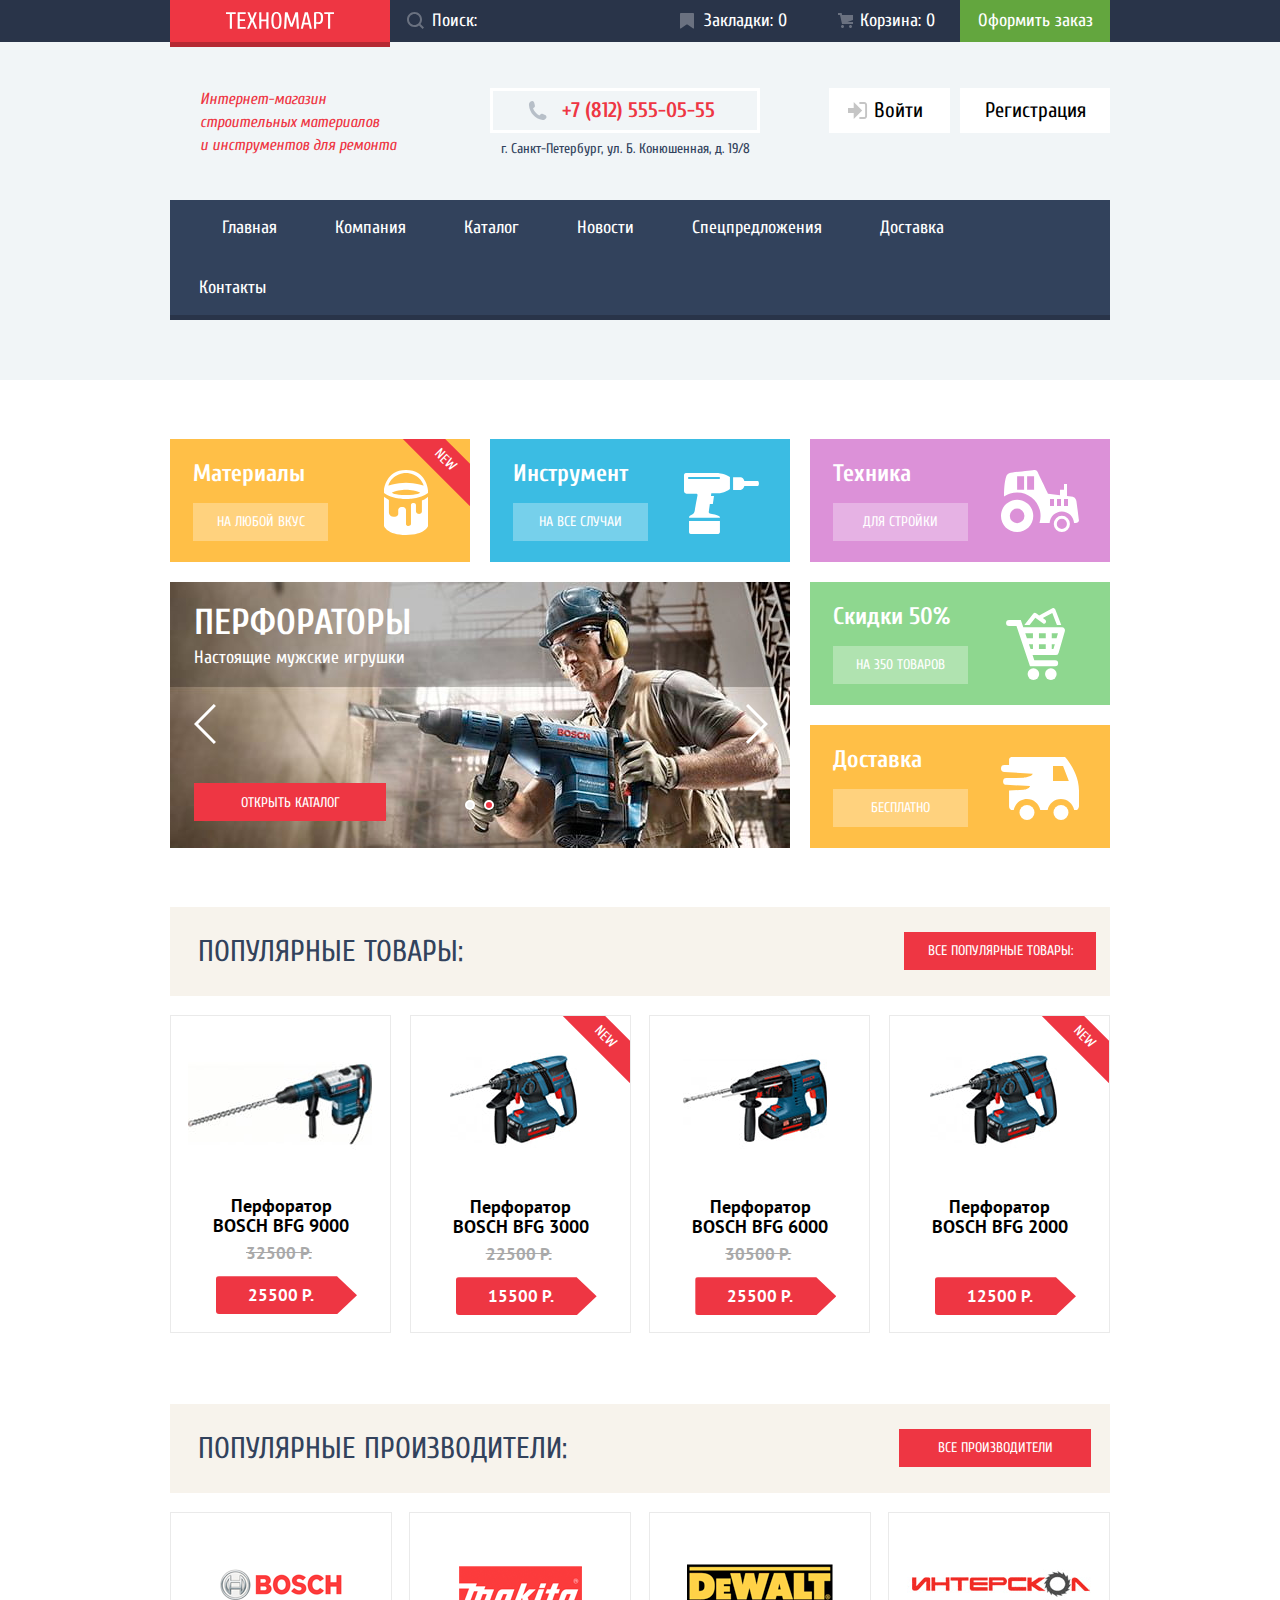
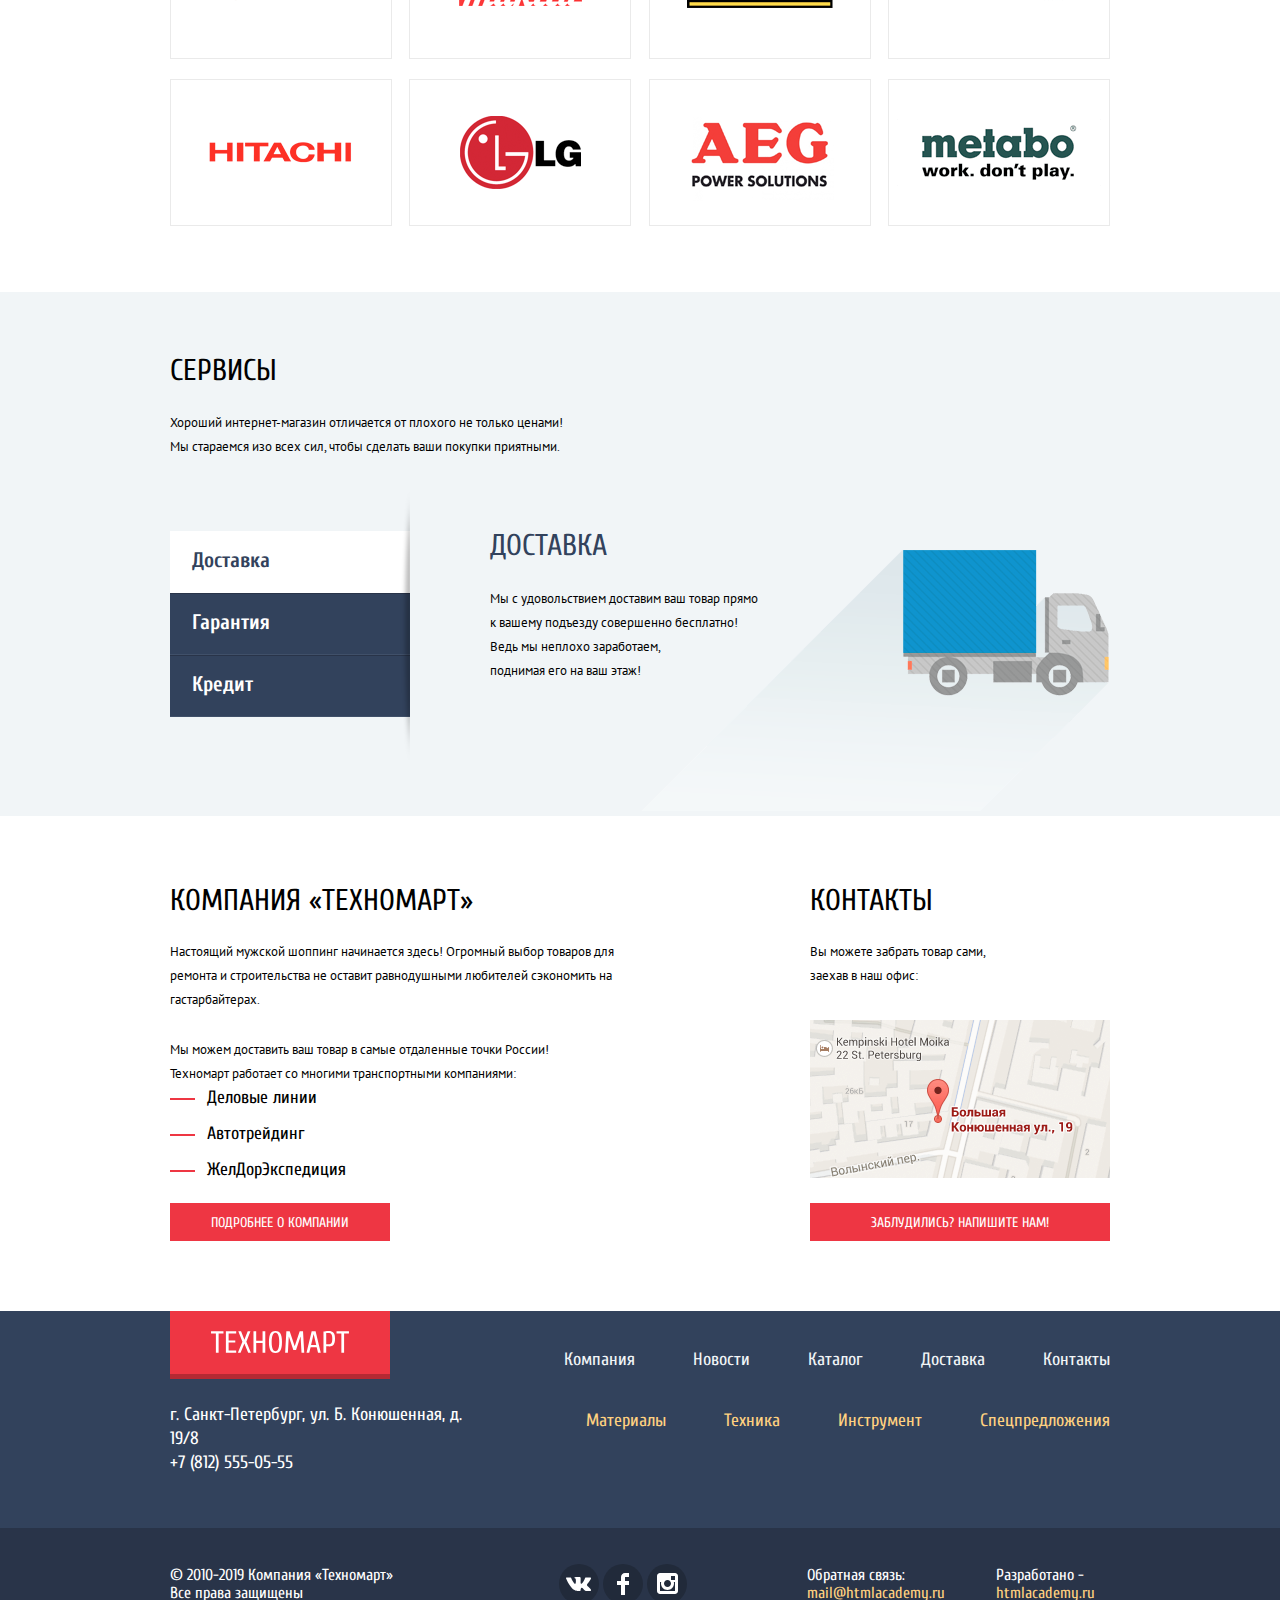
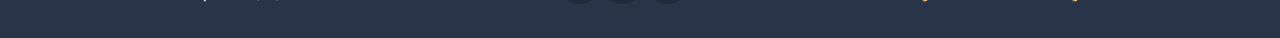
<file: index.html>
<!DOCTYPE html>
<html class="page" lang="ru">

<head>
  <meta charset="utf-8">
  <title>HTML Academy: Техномарт</title>
  <link
    href="https://fonts.googleapis.com/css2?family=Cuprum:ital,wght@0,400;0,700;1,400&family=PT+Sans:wght@400;700&display=swap"
    rel="stylesheet">
  <link href="css/normalize.min.css" rel="stylesheet">
  <link href="css/style.min.css" rel="stylesheet">
</head>

<body class="page-body">
  <header class="header">
    <div class="header-menu">
      <div class="container">
        <a href="#" class="header-logo">
          <img src="img/logo-technomart.svg" alt="Логотип" width="108" height="18">
        </a>
        <form class="header-search-form">
          <label>
            <input type="search" name="search" placeholder="Поиск:" class="header-search">
            <svg xmlns="http://www.w3.org/2000/svg" width="17" height="17" viewBox="0 0 17 17" fill="none">
              <path fill-rule="evenodd" clip-rule="evenodd"
                d="M13.458 12.044L17 15.586L15.586 17L12.044 
              13.458C10.782 14.421 9.21 15 7.5 15C3.35786 15 0 11.6421 0 7.5C0 3.35786 3.35786 0 7.5 
              0C11.6421 0 15 3.35786 15 7.5C15.0001 9.14309 14.4581 10.7403 13.458 12.044ZM7.5 2C4.467 
              2 2 4.467 2 7.5C2.00331 10.5362 4.4638 12.9967 7.5 13C10.532 13 13 10.532 13 7.5C13 4.467 10.532 2 7.5 2Z" fill="white" />
            </svg>
          </label>
        </form>
        <a href="blank.html" class="header-bookmarks">Закладки: 0</a>
        <a href="blank.html" class="header-cart">Корзина: 0</a>
        <a href="blank.html" class="header-order">Оформить заказ</a>
      </div>
    </div>
    <div class="container">
      <div class="header-middle">
        <p class="header-description">
          Интернет-магазин строительных материалов<br> и инструментов для ремонта 
        </p>
        <div class="header-contact">
          <a href="tel:+7812550555" class="header-phone">+7 (812) 555-05-55</a>
          <address class="header-address">г. Санкт-Петербург, ул. Б. Конюшенная, д. 19/8</address>
        </div>
        <div class="header-user">
          <a href="blank.html" class="log-in">
            <svg xmlns="http://www.w3.org/2000/svg" width="20" height="17" viewBox="0 0 20 17" fill="none">
              <path d="M14.1667 8.5L5.71429 0V6H0V11H5.71429V17L14.1667 8.5Z" fill="#C5C5C5" />
              <path d="M16.1771 15.01H11.3895V17H16.1771C18.2514 17 19.0381 15.19 19.0619 
              13.974V3.028C19.0381 1.811 18.2514 0 16.1771 0H11.3895V1.99H16.1771C16.9762 
              1.99 17.1219 2.671 17.1391 3.047V13.951C17.1229 14.327 16.9762 15.01 16.1771 15.01Z" fill="#C5C5C5" />
            </svg> Войти
          </a>
          <a href="blank.html" class="sign-in">Регистрация</a>
        </div>
      </div>
      <nav class="header-nav">
        <a class="header-nav-item" href="index.html">Главная</a>
        <a class="header-nav-item" href="blank.html">Компания</a>
        <a class="header-nav-item" href="catalog.html">Каталог</a>
        <a class="header-nav-item" href="blank.html">Новости</a>
        <a class="header-nav-item" href="blank.html">Спецпредложения</a>
        <a class="header-nav-item" href="blank.html">Доставка</a>
        <a class="header-nav-item" href="blank.html">Контакты</a>
      </nav>
    </div>
  </header>
  <main>
    <h1 class="visually-hidden">Интернет-магазин «Техномарт»</h1>
    <section class="categories container">
      <h2 class="visually-hidden">Категории товаров и услуг</h2>
      <ul class="categories-list">
        <li class="categories-item category-materials new">
          <h3 class="category-title">Материалы</h3>
          <a href="blank.html" class="category-button button">На любой вкус</a>
        </li>
        <li class="categories-item category-tool">
          <h3 class="category-title">Инструмент</h3>
          <a href="blank.html" class="category-button button">На все случаи</a>
        </li>
        <li class="categories-item category-equipment">
          <h3 class="category-title">Техника</h3>
          <a href="blank.html" class="category-button button">Для стройки</a>
        </li>
        <li class="slider">
          <ul class="slider-list">
            <li class="slider-item hammer-drill slide-current">
              <h3 class="slider-title">Перфораторы</h3>
              <p class="slider-description">Настоящие мужские игрушки</p>
              <img class="slider-img" src="img/hammer-drill.jpg" width="620" height="266" alt="Рабочий с перфоратором">
              <a href="catalog.html" class="slider-button button">Открыть каталог</a>
            </li>
            <li class="slider-item drill">
              <h3 class="slider-title">Дрели</h3>
              <p class="slider-description">Соседям на радость!</p>
              <img class="slider-img" src="img/drill.jpg" width="620" height="266" alt="Рабочий с дрелью">
              <a href="catalog.html" class="slider-button button">Открыть каталог</a>
            </li>
          </ul>
          <div class="slider-nav">
            <button class="slider-nav-dot" type="button" aria-label="Первый слайд"></button>
            <button class="slider-nav-dot current" type="button" aria-label="Второй слайд"></button>
          </div>
          <div class="slider-arrows">
            <button type="button" class="slider-arrow-previous" aria-label="Предыдущий слайд"></button>
            <button type="button" class="slider-arrow-next" aria-label="Сдедующий слайд"></button>
          </div>
        </li>
        <li class="categories-item category-discounts">
          <h3 class="category-title">Скидки 50%</h3>
          <a href="blank.html" class="category-button button">На 350 товаров</a>
        </li>
        <li class="categories-item category-delivery">
          <h3 class="category-title">Доставка</h3>
          <a href="blank.html" class="category-button button">Бесплатно</a>
        </li>
      </ul>
    </section>
    <section class="popular-products">
      <div class="container">
        <div class="popular-title">
          <h2>Популярные товары:</h2>
          <a href="catalog.html" class="popular-button button">Все популярные товары:</a>
        </div>
        <ul class="popular-products-list">
          <li class="product-item" tabindex="0">
            <img class="product-BFG-9000" src="img/bosch1.jpg" width="184" height="164" alt="Перфоратор BOSCH BFG 9000">
            <div class="product-buttons">
              <button type="button" class="product-buy-button button">Купить</button>
              <button type="button" class="product-to-bookmarks-button button">В закладки</button>
            </div>
            <h3>Перфоратор BOSCH BFG 9000</h3>
            <span class="old-price">32500 Р.</span>
            <div class="price">25500 Р.</div>
          </li>
          <li class="product-item new" tabindex="0">
            <img class="product-BFG-3000" src="img/bosch2.jpg" width="127" height="112" alt="Перфоратор BOSCH BFG 3000">
            <div class="product-buttons">
              <button type="button" class="product-buy-button button">Купить</button>
              <button type="button" class="product-to-bookmarks-button button">В закладки</button>
            </div>
            <h3>Перфоратор BOSCH BFG 3000</h3>
            <span class="old-price">22500 Р.</span>
            <div class="price">15500 Р.</div>
          </li>
          <li class="product-item" tabindex="0">
            <img class="product-BFG-6000" src="img/bosch3.jpg" width="144" height="128" alt="Перфоратор BOSCH BFG 6000">
            <div class="product-buttons">
              <button type="button" class="product-buy-button button">Купить</button>
              <button type="button" class="product-to-bookmarks-button button">В закладки</button>
            </div>
            <h3>Перфоратор BOSCH BFG 6000</h3>
            <span class="old-price">30500 Р.</span>
            <div class="price">25500 Р.</div>
          </li>
          <li class="product-item new" tabindex="0">
            <img class="product-BFG-2000" src="img/bosch2.jpg" width="127" height="112" alt="Перфоратор BOSCH BFG 2000">
            <div class="product-buttons">
              <button type="button" class="product-buy-button button">Купить</button>
              <button type="button" class="product-to-bookmarks-button button">В закладки</button>
            </div>
            <h3>Перфоратор BOSCH BFG 2000</h3>
            <span class="old-price"></span>
            <div class="price">12500 Р.</div>
          </li>
        </ul>
      </div>
    </section>
    <section class="popular-manufacturers">
      <div class="container">
        <div class="popular-title">
          <h2>Популярные производители:</h2>
          <a href="blank.html" class="popular-button button">Все производители</a>
        </div>
        <ul class="popular-manufacturers-list">
          <li class="popular-manufacturers-item">
            <a href="blank.html"><img src="img/bosch.png" width="126" height="37" alt="Bosch"></a>
          </li>
          <li class="popular-manufacturers-item">
            <a href="blank.html"><img src="img/makita.png" width="123" height="40" alt="Makita"></a>
          </li>
          <li class="popular-manufacturers-item">
            <a href="blank.html"><img src="img/dewalt.png" width="146" height="44" alt="Dewalt"></a>
          </li>
          <li class="popular-manufacturers-item">
            <a href="blank.html"><img src="img/interskol.png" width="200" height="88" alt="Интерскол"></a>
          </li>
          <li class="popular-manufacturers-item">
            <a href="blank.html"><img src="img/hitachi.png" width="169" height="31" alt="Hitachi"></a>
          </li>
          <li class="popular-manufacturers-item">
            <a href="blank.html"><img src="img/lg.png" width="121" height="73" alt="Lg"></a>
          </li>
          <li class="popular-manufacturers-item">
            <a href="blank.html"><img src="img/aeg.png" width="151" height="96" alt="Aeg"></a>
          </li>
          <li class="popular-manufacturers-item">
            <a href="blank.html"><img src="img/metabo.png" width="204" height="69" alt="Metabo"></a>
          </li>
        </ul>
      </div>
    </section>
    <section class="services">
      <div class="container">
        <h2 class="services-title">Сервисы</h2>
        <p>
          Хороший интернет-магазин отличается от плохого не только ценами!<br> Мы стараемся изо всех сил, чтобы сделать
          ваши покупки приятными.
        </p>
        <ul class="services-button-list">
          <li>
            <button type="button" class="services-button button services-button-active">Доставка</button>
          </li>
          <li>
            <button type="button" class="services-button button">Гарантия</button>
          </li>
          <li>
            <button type="button" class="services-button button">Кредит</button>
          </li>
        </ul>
        <ul class="services-list">
          <li class="services-item delivery service-current">
            <h3>Доставка</h3>
            <p>
              Мы с удовольствием доставим ваш товар прямо к вашему подъезду совершенно бесплатно! Ведь мы
              неплохо заработаем,<br> поднимая его на ваш этаж!
            </p>
          </li>
          <li class="services-item guarantee">
            <h3>Гарантия</h3>
            <p>
              Если купленный у нас товар поломается или заискрит,<br> а также в случае пожара, спровоцированного его<br>
              возгоранием, вы всегда можете быть уверены в нашей<br> гарантии. Мы обменяем сгоревший товар на новый.<br>
              Дом уж восстановите как-нибудь
              сами.
            </p>
          </li>
          <li class="services-item credit">
            <h3>Кредит</h3>
            <p>
              Залезть в долговую яму стало проще!<br> Кредитные консультанты придут вам на помощь.
            </p>
            <a href="blank.html" class="credit-button button">Отправить заявку</a>
          </li>
        </ul>
      </div>
    </section>
    <div class="container">
      <div class="index-column">
        <section class="about">
          <h2 class="about-title">Компания «Техномарт»</h2>
          <p class="about-description">
            Настоящий мужской шоппинг начинается здесь! Огромный выбор товаров для ремонта и строительства не оставит
            равнодушными любителей сэкономить на гастарбайтерах.
          </p>
          <p>
            Мы можем доставить ваш товар в самые отдаленные точки России!<br> Техномарт работает со многими
            транспортными компаниями:
          </p>
          <ul class="about-list">
            <li class="about-item">Деловые линии</li>
            <li class="about-item">Автотрейдинг</li>
            <li class="about-item">ЖелДорЭкспедиция</li>
          </ul>
          <a href="blank.html" class="about-button button">Подробнее о компании</a>
        </section>
        <section class="contacts">
          <h2 class="contacts-title">Контакты</h2>
          <p>
            Вы можете забрать товар сами,<br> заехав в наш офис:
          </p>
          <a aria-label="Google карта"
            href="https://www.google.ru/maps/place/%D0%91%D0%BE%D0%BB%D1%8C%D1%88%D0%B0%D1%8F+%D0%9A%D0%BE%D0%BD%D1%8E%D1%88%D0%B5%D0%BD%D0%BD%D0%B0%D1%8F+%D1%83%D0%BB.,+19%2F8,+%D0%A1%D0%B0%D0%BD%D0%BA%D1%82-%D0%9F%D0%B5%D1%82%D0%B5%D1%80%D0%B1%D1%83%D1%80%D0%B3,+191186/@59.9387165,30.3208587,17z/data=!3m1!4b1!4m5!3m4!1s0x4696310fca145cc1:0x42b32648d8238007!8m2!3d59.9387165!4d30.3230474?hl=ru"
            class="contacts-map"><img src="img/map-min.png" width="300" height="158"
              alt="Мы находимся по адресу г. Санкт-Петербург, ул. Б. Конюшенная, д. 19/8"></a>
          <a href="#" class="contacts-button button">Заблудились? Напишите нам!</a>
        </section>
      </div>
    </div>
  </main>
  <footer class="footer">
    <div class="footer-nav">
      <div class="container">
        <div>
          <a href="#" class="footer-logo">
            <img src="img/logo-technomart.svg" alt="Логотип" width="138" height="23">
          </a>
          <div class="footer-contact">
            <address class="footer-address">г. Санкт-Петербург, ул. Б. Конюшенная, д. 19/8</address>
            <a href="tel:+7812550555" class="footer-phone">+7 (812) 555-05-55</a>
          </div>
        </div>
        <div>
          <ul class="footer-nav-list">
            <li class="footer-nav-item"><a href="blank.html">Компания</a></li>
            <li class="footer-nav-item"><a href="blank.html">Новости</a></li>
            <li class="footer-nav-item"><a href="catalog.html">Каталог</a></li>
            <li class="footer-nav-item"><a href="blank.html">Доставка</a></li>
            <li class="footer-nav-item"><a href="blank.html">Контакты</a></li>
          </ul>
          <ul class="product-nav-list">
            <li class="product-nav-item"><a href="blank.html">Материалы</a></li>
            <li class="product-nav-item"><a href="blank.html">Техника</a></li>
            <li class="product-nav-item"><a href="blank.html">Инструмент</a></li>
            <li class="product-nav-item"><a href="blank.html">Спецпредложения</a></li>
          </ul>
        </div>
      </div>
    </div>
    <div class="social">
      <div class="container">
        <p>
          &copy; 2010-2019 Компания «Техномарт»<br> Все права защищены
        </p>
        <ul class="social-list">
          <li class="social-item">
            <a href="https://vk.com" class="social-item-vk" aria-label="Вконтакте"></a>
          </li>
          <li class="social-item">
            <a href="https://www.facebook.com" class="social-item-fb" aria-label="Фейсбук"></a>
          </li>
          <li class="social-item insta">
            <a href="https://www.instagram.com" class="social-item-insta" aria-label="Инстаграм"></a>
          </li>
        </ul>
        <div class="meta">
          <p>
            Обратная связь:<br>
            <a href="mailto:mail@htmlacademy.ru">mail@htmlacademy.ru</a>
          </p>
          <p>
            Разработано -<br>
            <a href="https://htmlacademy.ru/intensive/htmlcss">htmlacademy.ru</a>
          </p>
        </div>
      </div>
    </div>
  </footer>
  <section class="popup-feedback">
    <h2 class="visually-hidden">Напишите нам</h2>
    <button type="button" class="button-close feedback-button-close" aria-label="Закрыть"></button>
    <form class="feedback-form" action="https://echo.htmlacademy.ru" method="POST">
      <div class="feedback-container">
        <p class="feedback-name">
          <label for="feedback-name">Ваше имя:</label>
          <input type="text" id="feedback-name" name="name" placeholder="Имя Фамилия">
        </p>
        <p class="feedback-email">
          <label for="feedback-email">Ваш E-mail:</label>
          <input type="email" id="feedback-email" name="email" placeholder="email@example.com">
        </p>
        <p class="feedback-message">
          <label for="feedback-message">Текст письма:</label>
          <textarea name="message" id="feedback-message" placeholder="В свободной форме"></textarea>
        </p>
      </div>
      <div>
        <button type="submit" class="button button-push">Отправить</button>
      </div>
    </form>
  </section>
  <section class="popup-map">
    <h2 class="visually-hidden">Как до нас добраться</h2>
    <button type="button" class="button-close map-button-close" aria-label="Закрыть"></button>
    <iframe
      src="https://www.google.com/maps/embed?pb=!1m18!1m12!1m3!1d1188.3794548354597!2d30.321608502425047!3d59.93864580165216!2m3!1f0!2f0!3f0!3m2!1i1024!2i768!4f13.1!3m3!1m2!1s0x4696310fca145cc1%3A0x42b32648d8238007!2z0JHQvtC70YzRiNCw0Y8g0JrQvtC90Y7RiNC10L3QvdCw0Y8g0YPQuy4sIDE5LzgsINCh0LDQvdC60YIt0J_QtdGC0LXRgNCx0YPRgNCzLCAxOTExODY!5e0!3m2!1sru!2sru!4v1593317462883!5m2!1sru!2sru"
      width="943" height="449" allowfullscreen title="Офис компании по адресу 
    г. Санкт-Петербург, ул. Б. Конюшенная, д. 19/8"></iframe>
    <img src="img/map-max.png" width="943" height="449" alt="Карта">
  </section>
  <section class="popup-cart">
    <h2>Товар добавлен в корзину!</h2>
    <button type="button" class="button-close cart-button-close" aria-label="Закрыть"></button>
    <div>
      <a href="blank.html" class="button button-buy">Оформить заказ</a>
      <button type="button" class="button button-continue">Продолжить покупки</button>
    </div>
  </section>
  <script src="js/script.min.js"></script>
</body>

</html>
</file>
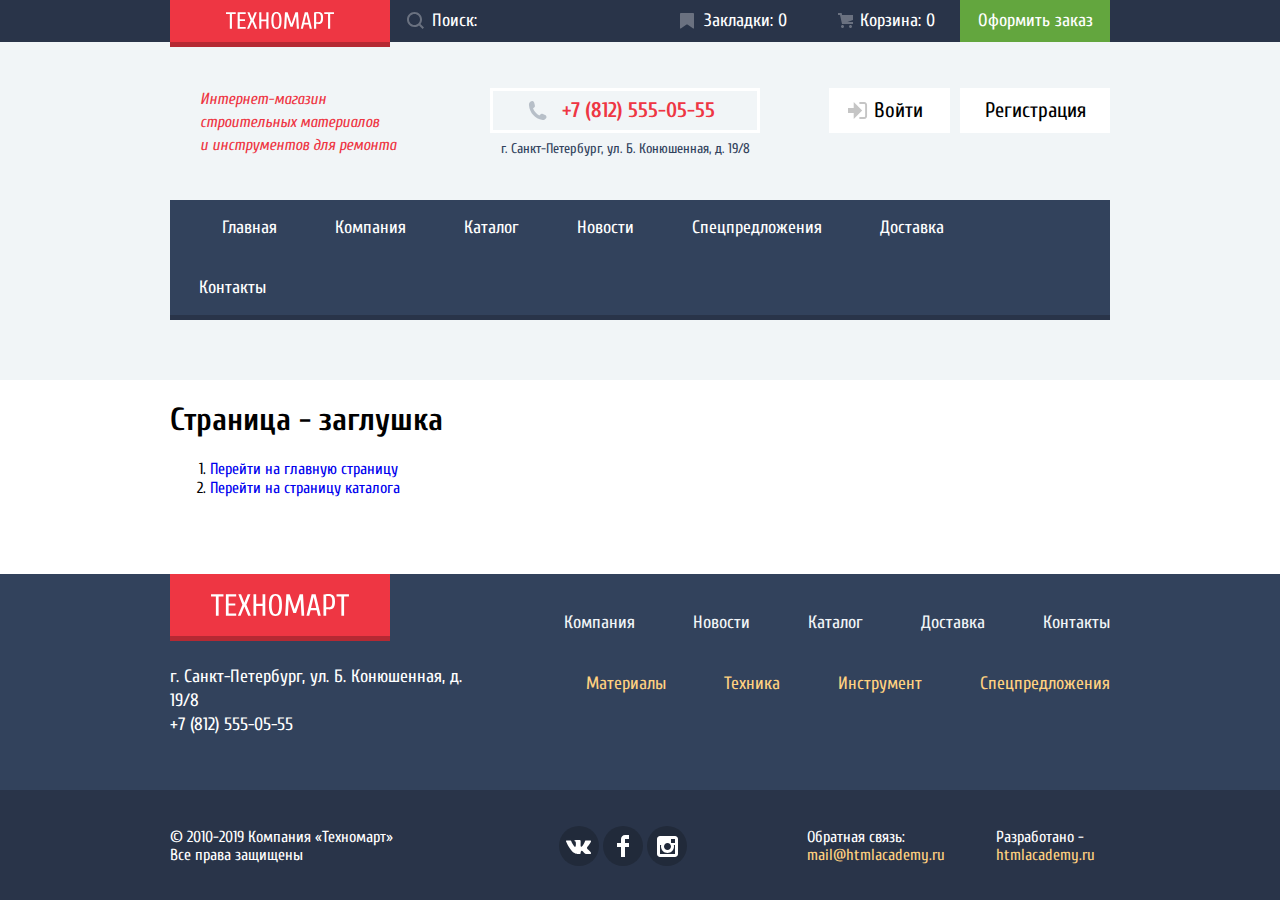
<file: blank.html>
<!DOCTYPE html>
<html class="page" lang="ru">

<head>
  <meta charset="utf-8">
  <title>HTML Academy: Техномарт</title>
  <link href="https://fonts.googleapis.com/css2?family=Cuprum:ital,wght@0,400;0,700;1,400&family=PT+Sans:wght@400;700&display=swap" rel="stylesheet">
  <link href="css/normalize.min.css" rel="stylesheet">
  <link href="css/style.min.css" rel="stylesheet">
</head>

<body class="page-body">
  <header class="header">
    <div class="header-menu">
      <div class="container">
        <a href="index.html" class="header-logo">
          <img src="img/logo-technomart.svg" alt="Логотип" width="108" height="18">
        </a>
        <form class="header-search-form">
          <label>
            <input type="search" name="search" placeholder="Поиск:" class="header-search">
            <svg xmlns="http://www.w3.org/2000/svg" width="17" height="17" viewBox="0 0 17 17" fill="none">
              <path fill-rule="evenodd" clip-rule="evenodd" d="M13.458 12.044L17 15.586L15.586 17L12.044 
              13.458C10.782 14.421 9.21 15 7.5 15C3.35786 15 0 11.6421 0 7.5C0 3.35786 3.35786 0 7.5 
              0C11.6421 0 15 3.35786 15 7.5C15.0001 9.14309 14.4581 10.7403 13.458 12.044ZM7.5 2C4.467 
              2 2 4.467 2 7.5C2.00331 10.5362 4.4638 12.9967 7.5 13C10.532 13 13 10.532 13 7.5C13 4.467 10.532 2 7.5 2Z" fill="white"/>
            </svg>
          </label>
        </form>
        <a href="#" class="header-bookmarks">Закладки: 0</a>
        <a href="#" class="header-cart">Корзина: 0</a>
        <a href="#" class="header-order">Оформить заказ</a>
      </div>
    </div>
    <div class="container">
      <div class="header-middle">
        <p class="header-description">
          Интернет-магазин<br> строительных материалов<br> и инструментов для ремонта
        </p>
        <div class="header-contact">
          <a href="tel:+7812550555" class="header-phone">+7 (812) 555-05-55</a>
          <address class="header-address">г. Санкт-Петербург, ул. Б. Конюшенная, д. 19/8</address>
        </div>
        <div class="header-user">
          <a href="#" class="log-in">
            <svg xmlns="http://www.w3.org/2000/svg" width="20" height="17" viewBox="0 0 20 17" fill="none">
              <path d="M14.1667 8.5L5.71429 0V6H0V11H5.71429V17L14.1667 8.5Z" fill="#C5C5C5"/>
              <path d="M16.1771 15.01H11.3895V17H16.1771C18.2514 17 19.0381 15.19 19.0619 
              13.974V3.028C19.0381 1.811 18.2514 0 16.1771 0H11.3895V1.99H16.1771C16.9762 
              1.99 17.1219 2.671 17.1391 3.047V13.951C17.1229 14.327 16.9762 15.01 16.1771 15.01Z" fill="#C5C5C5"/>
            </svg> Войти
          </a>
          <a href="#" class="sign-in">Регистрация</a>
        </div>
      </div>
      <nav class="header-nav">
        <a class="header-nav-item" href="index.html">Главная</a>
        <a class="header-nav-item" href="#">Компания</a>
        <a class="header-nav-item" href="catalog.html">Каталог</a>
        <a class="header-nav-item" href="#">Новости</a>
        <a class="header-nav-item" href="#">Спецпредложения</a>
        <a class="header-nav-item" href="#">Доставка</a>
        <a class="header-nav-item" href="#">Контакты</a>
      </nav>
    </div>
  </header>
  <main>
    <div class="container">
      <h1>Страница - заглушка</h1>
      <ol>
        <li><a href="index.html">Перейти на главную страницу</a></li>
        <li><a href="catalog.html">Перейти на страницу каталога</a></li>
      </ol>
    </div>
  </main>
  <footer class="footer">
    <div class="footer-nav">
      <div class="container">
        <div>
          <a href="#" class="footer-logo">
            <img src="img/logo-technomart.svg" alt="Логотип" width="138" height="23">
          </a>
          <div class="footer-contact">
            <address class="footer-address">г. Санкт-Петербург, ул. Б. Конюшенная, д. 19/8</address>
            <a href="tel:+7812550555" class="footer-phone">+7 (812) 555-05-55</a>
          </div>
        </div>
        <div>
          <ul class="footer-nav-list">
            <li class="footer-nav-item"><a href="#">Компания</a></li>
            <li class="footer-nav-item"><a href="#">Новости</a></li>
            <li class="footer-nav-item"><a href="catalog.html">Каталог</a></li>
            <li class="footer-nav-item"><a href="#">Доставка</a></li>
            <li class="footer-nav-item"><a href="#">Контакты</a></li>
          </ul>
          <ul class="product-nav-list">
            <li class="product-nav-item"><a href="#">Материалы</a></li>
            <li class="product-nav-item"><a href="#">Техника</a></li>
            <li class="product-nav-item"><a href="#">Инструмент</a></li>
            <li class="product-nav-item"><a href="#">Спецпредложения</a></li>
          </ul>
        </div>
      </div>
    </div>
    <div class="social">
      <div class="container">
        <p>
          &copy; 2010-2019 Компания «Техномарт»<br> Все права защищены
        </p>
        <ul class="social-list">
          <li class="social-item">
            <a href="https://vk.com" class="social-item-vk" aria-label="Вконтакте"></a>
          </li>
          <li class="social-item">
            <a href="https://www.facebook.com" class="social-item-fb" aria-label="Фейсбук"></a>
          </li>
          <li class="social-item insta">
            <a href="https://www.instagram.com" class="social-item-insta" aria-label="Инстаграм"></a>
          </li>
        </ul>
        <div class="meta">
          <p>
            Обратная связь:<br>
            <a href="mailto:mail@htmlacademy.ru">mail@htmlacademy.ru</a>
          </p>
          <p>
            Разработано -<br>
            <a href="https://htmlacademy.ru/intensive/htmlcss">htmlacademy.ru</a>
          </p>
        </div>
      </div>
    </div>
  </footer>
</body>

</html>
</file>
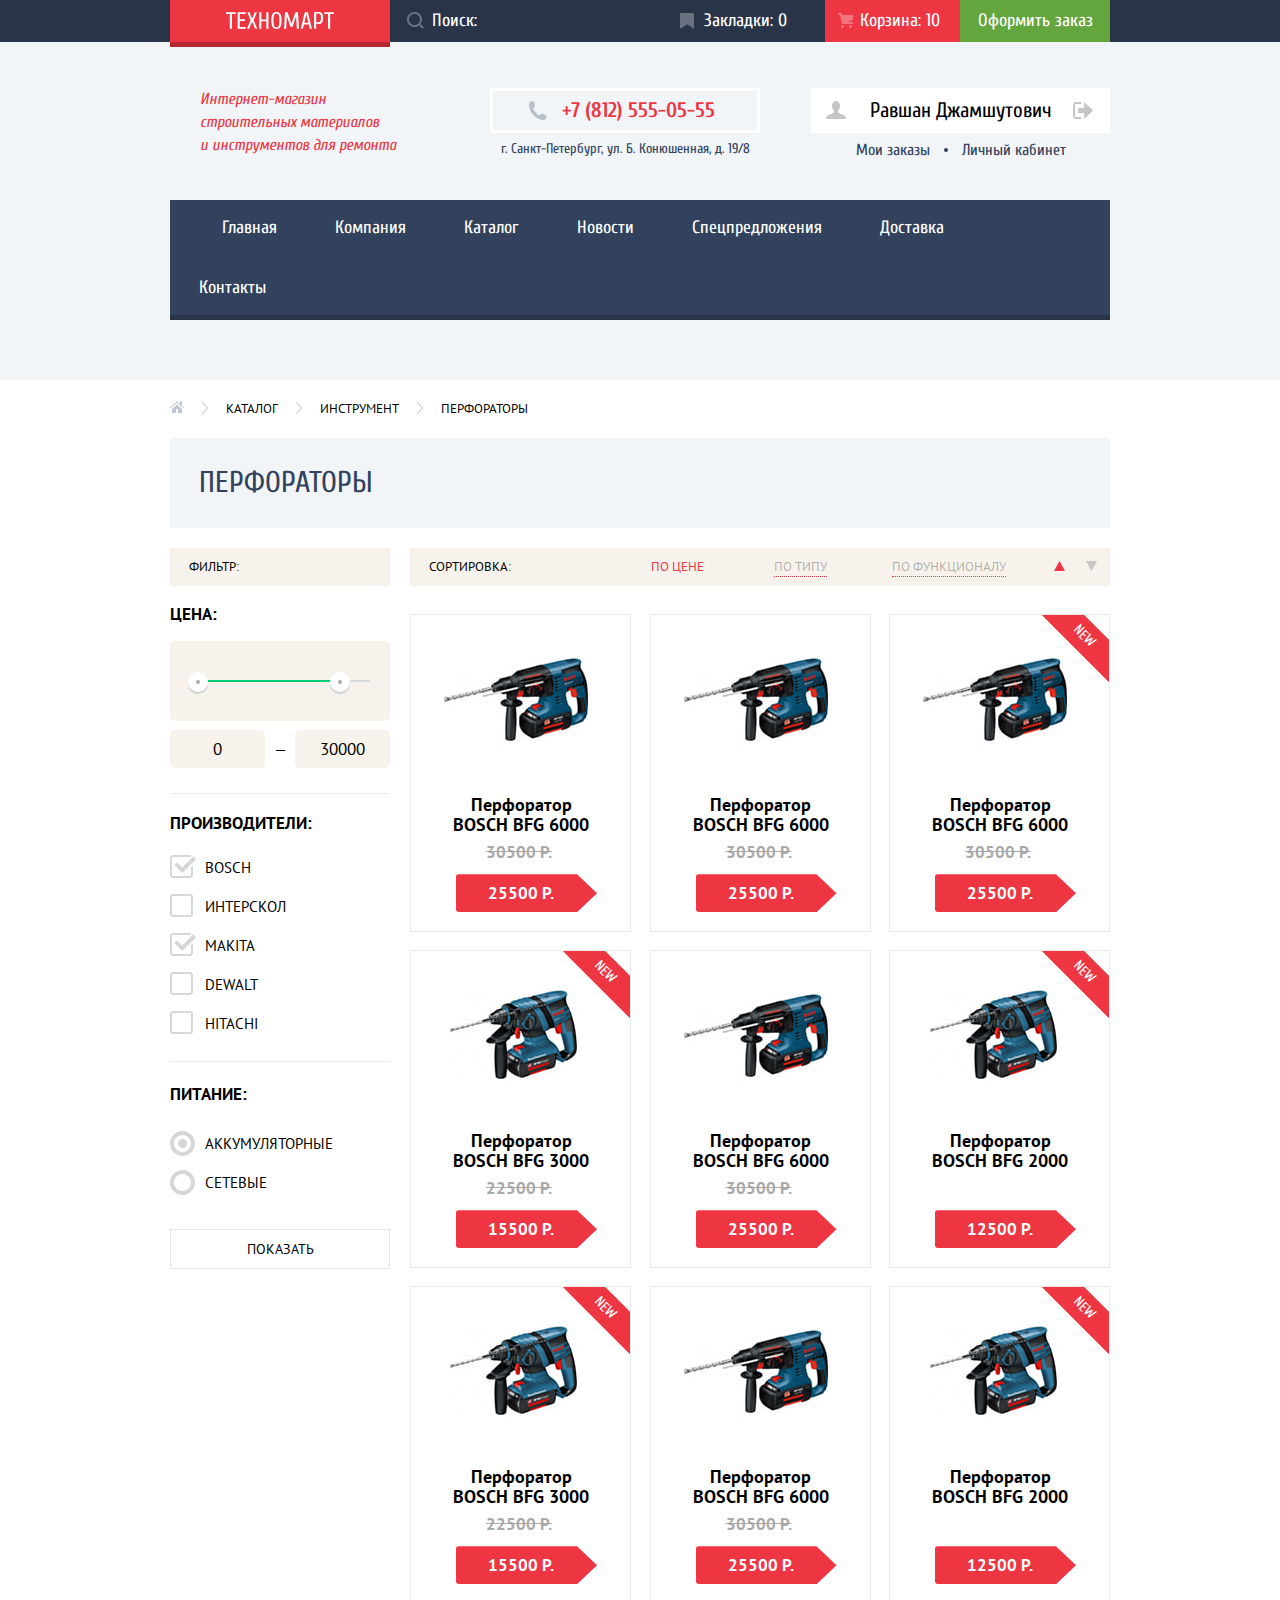
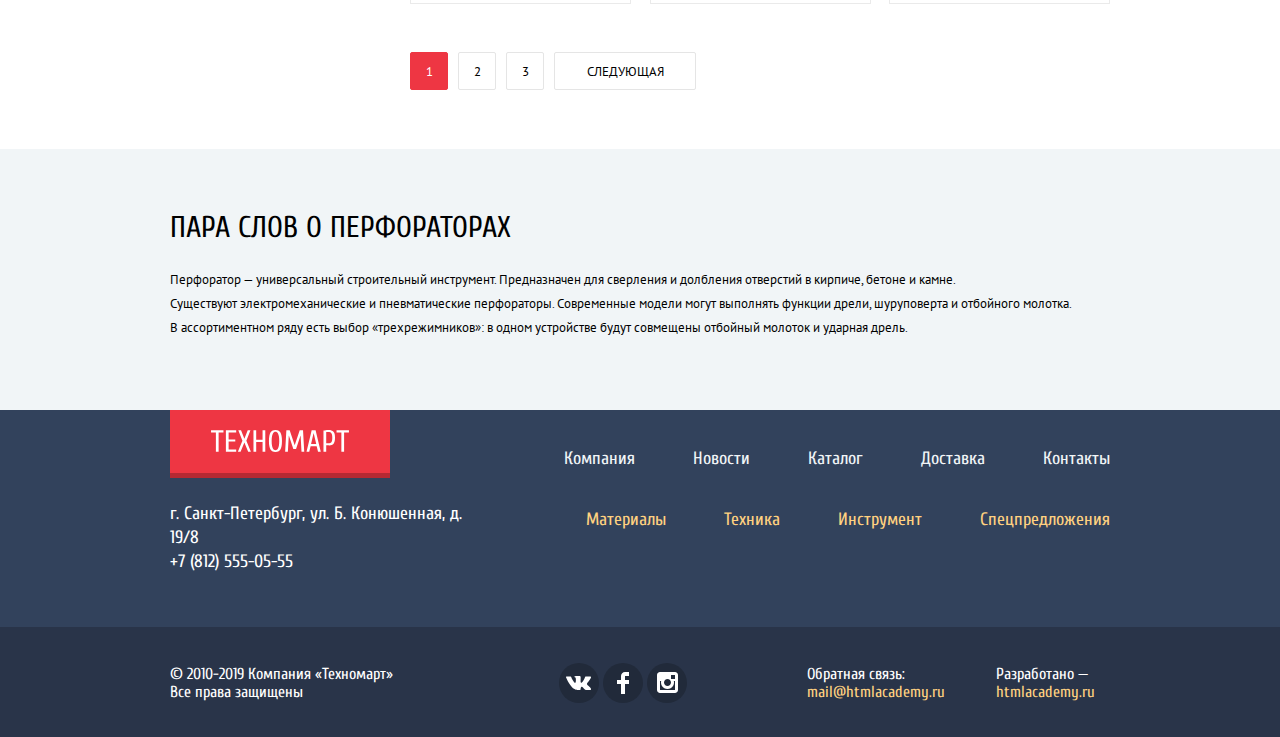
<file: catalog.html>
<!DOCTYPE html>
<html class="page" lang="ru">

<head>
  <meta charset="UTF-8">
  <title>Каталог интернет-магазина «Техномарт»</title>
  <link href="https://fonts.googleapis.com/css2?family=Cuprum:ital,wght@0,400;0,700;1,400&family=PT+Sans:wght@400;700&display=swap" rel="stylesheet">
  <link href="css/normalize.min.css" rel="stylesheet">
  <link href="css/style.min.css" rel="stylesheet">
</head>

<body class="page-body inner-page">
  <header class="header">
    <div class="header-menu">
      <div class="container">
        <a href="index.html" class="header-logo">
          <img src="img/logo-technomart.svg" alt="Логотип" width="108" height="18">
        </a>
        <form class="header-search-form">
          <label>
            <input type="search" name="search" placeholder="Поиск:" class="header-search">
            <svg xmlns="http://www.w3.org/2000/svg" width="17" height="17" viewBox="0 0 17 17" fill="none">
              <path fill-rule="evenodd" clip-rule="evenodd" d="M13.458 12.044L17 15.586L15.586 17L12.044 
              13.458C10.782 14.421 9.21 15 7.5 15C3.35786 15 0 11.6421 0 7.5C0 3.35786 3.35786 0 7.5 
              0C11.6421 0 15 3.35786 15 7.5C15.0001 9.14309 14.4581 10.7403 13.458 12.044ZM7.5 2C4.467 
              2 2 4.467 2 7.5C2.00331 10.5362 4.4638 12.9967 7.5 13C10.532 13 13 10.532 13 7.5C13 4.467 10.532 2 7.5 2Z" fill="white"/>
            </svg>
          </label>
        </form>
        <a href="blank.html" class="header-bookmarks">Закладки: 0</a>
        <a href="blank.html" class="header-cart">Корзина: 10</a>
        <a href="blank.html" class="header-order">Оформить заказ</a>
      </div>
    </div>
    <div class="container">
      <div class="header-middle">
        <p class="header-description">
          Интернет-магазин строительных материалов<br> и инструментов для ремонта
        </p>
        <div class="header-contact">
          <a href="tel:+7812550555" class="header-phone">+7 (812) 555-05-55</a>
          <address class="header-address">г. Санкт-Петербург, ул. Б. Конюшенная, д. 19/8</address>
        </div>
        <div class="header-user authorized">
          <div class="header-user-navigation">
            <a href="blank.html" class="header-user-profile">
              <svg xmlns="http://www.w3.org/2000/svg" width="20" height="18" viewBox="0 0 20 18" fill="none" tabindex="0">
                <path d="M17.881 14.166C15.737 13.431 13.625 12.5 12.674 11.776C12.017 11.275 11.904 10.158 
                12.157 9.361C13.275 8.458 14.021 6.884 14.021 5.083C14.021 2.276 12.221 0 10 0C7.77902 0 5.97901 
                2.276 5.97901 5.083C5.97901 6.884 6.72501 8.457 7.84201 9.36C8.09501 10.158 7.98302 11.275 7.32502 
                11.776C6.37502 12.5 4.26201 13.43 2.11801 14.166C-0.0259852 14.902 1.48343e-05 18 1.48343e-05 18H20C20 
                18 20.025 14.901 17.881 14.166Z" fill="#C5C5C5"/>
              </svg>
              Равшан Джамшутович
            </a>
            <a href="blank.html" class="header-user-log-out">
              <svg xmlns="http://www.w3.org/2000/svg" width="21" height="17" viewBox="0 0 21 17"><g fill="#c5c5c5" tabindex="0">
                <path fill="#c5c5c5" d="M21 8.5L12.125 0v6h-6v5h6v6z"/>
                <path fill="#c5c5c5" d="M3.106 13.952V3.048c.018-.376.171-1.057 1.01-1.057h5.027V0H4.116C1.938 0 1.112 
                1.81 1.087 3.027v10.946C1.112 15.189 1.938 17 4.116 17h5.027v-1.99H4.116c-.839 0-.992-.683-1.01-1.058z"/></g>
              </svg>
            </a>
          </div>
          <a class="header-link-order" href="blank.html">Мои заказы</a>
          <a class="header-link-profile" href="blank.html">Личный кабинет</a>
        </div>
      </div>
      <nav class="header-nav">
        <a class="header-nav-item" href="index.html">Главная</a>
        <a class="header-nav-item" href="blank.html">Компания</a>
        <a class="header-nav-item" href="catalog.html">Каталог</a>
        <a class="header-nav-item" href="blank.html">Новости</a>
        <a class="header-nav-item" href="blank.html">Спецпредложения</a>
        <a class="header-nav-item" href="blank.html">Доставка</a>
        <a class="header-nav-item" href="blank.html">Контакты</a>
      </nav>
    </div>
  </header>
  <main class="page-catalog container">
    <h1 class="catalog-title">Перфораторы</h1>
    <ul class="breadcrumbs">
      <li>
        <a href="index.html" aria-label="Вернуться на главную"><img src="img/icon-home.svg" width="14" height="12" alt="Домой"></a>
      </li>
      <li><a href="#">Каталог</a></li>
      <li><a href="blank.html">Инструмент</a></li>
      <li><a href="#">Перфораторы</a></li>
    </ul>
    <div class="sort">
      <h3 class="sort-title">Сортировка:</h3>
      <button type="button" class="sort-button by-price button sort-button-active">По цене</button>
      <button type="button" class="sort-button by-type button">По типу</button>
      <button type="button" class="sort-button by-functionality button">По функционалу</button>
      <button type="button" class="range-button up-button button active" aria-label="По возрастанию">
        <svg xmlns="http://www.w3.org/2000/svg" width="11" height="10" viewBox="0 0 11 10">
          <path fill="#231F20" d="M5.5 0L0 10h11z"/>
        </svg>
      </button>
      <button type="button" class="range-button down-button button" aria-label="По убыванию">
        <svg xmlns="http://www.w3.org/2000/svg" width="11" height="10" viewBox="0 0 11 10">
          <path fill="#231F20" d="M5.5 10L0 0h11"/>
        </svg>
      </button>
    </div>
    <section class="filter">
      <h2 class="filter-title">Фильтр:</h2>
      <form action="https://echo.htmlacademy.ru" method="GET" class="filter-form">
        <fieldset class="filter-item filter-price">
          <legend>Цена:</legend>
          <div class="price-range">
            <div class="range">
              <div class="range-scale">
                <div class="range-bar"></div>
              </div>
              <div class="range-toggle toggle-min" tabindex="0"></div>
              <div class="range-toggle toggle-max" tabindex="0"></div>
            </div>
            <div class="price-controls">
              <label class="min-price">
                <input type="text" name="min-price" value="0">
              </label>
              <span> — </span>
              <label class="max-price">
                <input type="text" name="max-price" value="30000">
              </label>
            </div>
          </div>
        </fieldset>
        <fieldset class="filter-item filter-brands">
          <legend>Производители:</legend>
          <ul>
            <li class="filter-option">
              <input type="checkbox" name="bosch" id="filter-bosch" class="filter-checkbox visually-hidden" checked>
              <label for="filter-bosch">Bosch</label>
            </li>
            <li class="filter-option">
              <input type="checkbox" name="interskol" id="filter-interskol" class="filter-checkbox visually-hidden">
              <label for="filter-interskol">Интерскол</label>
            </li>
            <li class="filter-option">
              <input type="checkbox" name="makita" id="filter-makita" class="filter-checkbox visually-hidden" checked>
              <label for="filter-makita">Makita</label>
            </li>
            <li class="filter-option">
              <input type="checkbox" name="dewalt" id="filter-dewalt" class="filter-checkbox visually-hidden">
              <label for="filter-dewalt">Dewalt</label>
            </li>
            <li class="filter-option">
              <input type="checkbox" name="hitachi" id="filter-hitachi" class="filter-checkbox visually-hidden">
              <label for="filter-hitachi">Hitachi</label>
            </li>
          </ul>
        </fieldset>
        <fieldset class="filter-item filter-power">
          <legend>Питание:</legend>
          <ul>
            <li class="filter-option">
              <input type="radio" name="power" id="filter-battery" value="battery" class="filter-radio visually-hidden" checked>
              <label for="filter-battery">Аккумуляторные</label>
            </li>
            <li class="filter-option">
              <input type="radio" name="power" id="filter-wire" value="wire" class="filter-radio visually-hidden">
              <label for="filter-wire">Сетевые</label>
            </li>
          </ul>
        </fieldset>
        <button type="submit" class="filter-button button">Показать</button>
      </form>
    </section>
    <section class="catalog">
      <h2 class="visually-hidden">Список перфораторов</h2>
      <ul class="products-list">
        <li class="product-item" tabindex="0">
          <img class="product-BFG-6000" src="img/bosch3.jpg" width="144" height="128" alt="Перфоратор BOSCH BFG 6000">
          <div class="product-buttons">
            <button type="button" class="product-buy-button button">Купить</button>
            <button type="button" class="product-to-bookmarks-button button">В закладки</button>
          </div>
          <h3>Перфоратор BOSCH BFG 6000</h3>
          <span class="old-price">30500 Р.</span>
          <div class="price">25500 Р.</div>
        </li>
        <li class="product-item" tabindex="0">
          <img class="product-BFG-6000" src="img/bosch3.jpg" width="144" height="128" alt="Перфоратор BOSCH BFG 6000">
          <div class="product-buttons">
            <button type="button" class="product-buy-button button">Купить</button>
            <button type="button" class="product-to-bookmarks-button button">В закладки</button>
          </div>
          <h3>Перфоратор BOSCH BFG 6000</h3>
          <span class="old-price">30500 Р.</span>
          <div class="price">25500 Р.</div>
        </li>
        <li class="product-item new" tabindex="0">
          <img class="product-BFG-6000" src="img/bosch3.jpg" width="144" height="128" alt="Перфоратор BOSCH BFG 6000">
          <div class="product-buttons">
            <button type="button" class="product-buy-button button">Купить</button>
            <button type="button" class="product-to-bookmarks-button button">В закладки</button>
          </div>
          <h3>Перфоратор BOSCH BFG 6000</h3>
          <span class="old-price">30500 Р.</span>
          <div class="price">25500 Р.</div>
        </li>
        <li class="product-item new" tabindex="0">
          <img class="product-BFG-3000" src="img/bosch2.jpg" width="127" height="112" alt="Перфоратор BOSCH BFG 3000">
          <div class="product-buttons">
            <button type="button" class="product-buy-button button">Купить</button>
            <button type="button" class="product-to-bookmarks-button button">В закладки</button>
          </div>
          <h3>Перфоратор BOSCH BFG 3000</h3>
          <span class="old-price">22500 Р.</span>
          <div class="price">15500 Р.</div>
        </li>
        <li class="product-item" tabindex="0">
          <img class="product-BFG-6000" src="img/bosch3.jpg" width="144" height="128" alt="Перфоратор BOSCH BFG 6000">
          <div class="product-buttons">
            <button type="button" class="product-buy-button button">Купить</button>
            <button type="button" class="product-to-bookmarks-button button">В закладки</button>
          </div>
          <h3>Перфоратор BOSCH BFG 6000</h3>
          <span class="old-price">30500 Р.</span>
          <div class="price">25500 Р.</div>
        </li>
        <li class="product-item new" tabindex="0">
          <img class="product-BFG-2000" src="img/bosch2.jpg" width="127" height="112" alt="Перфоратор BOSCH BFG 2000">
          <div class="product-buttons">
            <button type="button" class="product-buy-button button">Купить</button>
            <button type="button" class="product-to-bookmarks-button button">В закладки</button>
          </div>
          <h3>Перфоратор BOSCH BFG 2000</h3>
          <span class="old-price"></span>
          <div class="price">12500 Р.</div>
        </li>
        <li class="product-item new" tabindex="0">
          <img class="product-BFG-3000" src="img/bosch2.jpg" width="127" height="112" alt="Перфоратор BOSCH BFG 3000">
          <div class="product-buttons">
            <button type="button" class="product-buy-button button">Купить</button>
            <button type="button" class="product-to-bookmarks-button button">В закладки</button>
          </div>
          <h3>Перфоратор BOSCH BFG 3000</h3>
          <span class="old-price">22500 Р.</span>
          <div class="price">15500 Р.</div>
        </li>
        <li class="product-item" tabindex="0">
          <img class="product-BFG-6000" src="img/bosch3.jpg" width="144" height="128" alt="Перфоратор BOSCH BFG 6000">
          <div class="product-buttons">
            <button type="button" class="product-buy-button button">Купить</button>
            <button type="button" class="product-to-bookmarks-button button">В закладки</button>
          </div>
          <h3>Перфоратор BOSCH BFG 6000</h3>
          <span class="old-price">30500 Р.</span>
          <div class="price">25500 Р.</div>
        </li>
        <li class="product-item new" tabindex="0">
          <img class="product-BFG-2000" src="img/bosch2.jpg" width="127" height="112" alt="Перфоратор BOSCH BFG 2000">
          <div class="product-buttons">
            <button type="button" class="product-buy-button button">Купить</button>
            <button type="button" class="product-to-bookmarks-button button">В закладки</button>
          </div>
          <h3>Перфоратор BOSCH BFG 2000</h3>
          <span class="old-price"></span>
          <div class="price">12500 Р.</div>
        </li>
      </ul>
      <ul class="paginator">
        <li><a href="#" aria-label="Первая страница" class="disabled">1</a></li>
        <li><a href="blank.html" aria-label="Вторая страница">2</a></li>
        <li><a href="blank.html" aria-label="Третья страница">3</a></li>
        <li><a href="blank.html" aria-label="Следующая страница">Следующая</a></li>
      </ul>
    </section>
  </main>
  <section class="hammer-drill-definition">
    <div class="container">
      <h2>Пара слов о перфораторах</h2>
      <p>
        Перфоратор — универсальный строительный инструмент. Предназначен для сверления и долбления отверстий в кирпиче, бетоне и камне.<br> Существуют электромеханические и пневматические перфораторы. Современные модели могут выполнять функции дрели,
        шуруповерта и отбойного молотка.<br> В ассортиментном ряду есть выбор «трехрежимников»: в одном устройстве будут совмещены отбойный молоток и ударная дрель.
      </p>
    </div>
  </section>
  <footer class="footer">
    <div class="footer-nav">
      <div class="container">
        <div>
          <a href="index.html" class="footer-logo"><img src="img/logo-technomart.svg" alt="Логотип" width="138" height="23"></a>
          <div class="footer-contact">
            <address class="footer-address">г. Санкт-Петербург, ул. Б. Конюшенная, д. 19/8</address>
            <a href="tel:+7812550555" class="footer-phone">+7 (812) 555-05-55</a>
          </div>
        </div>
        <div>
          <ul class="footer-nav-list">
            <li class="footer-nav-item"><a href="blank.html">Компания</a></li>
            <li class="footer-nav-item"><a href="blank.html">Новости</a></li>
            <li class="footer-nav-item"><a href="#">Каталог</a></li>
            <li class="footer-nav-item"><a href="blank.html">Доставка</a></li>
            <li class="footer-nav-item"><a href="blank.html">Контакты</a></li>
          </ul>
          <ul class="product-nav-list">
            <li class="product-nav-item"><a href="blank.html">Материалы</a></li>
            <li class="product-nav-item"><a href="blank.html">Техника</a></li>
            <li class="product-nav-item"><a href="blank.html">Инструмент</a></li>
            <li class="product-nav-item"><a href="blank.html">Спецпредложения</a></li>
          </ul>
        </div>
      </div>
    </div>
    <div class="social">
      <div class="container">
        <p>
          &copy; 2010-2019 Компания «Техномарт»<br> Все права защищены
        </p>
        <ul class="social-list">
          <li class="social-item">
            <a href="https://vk.com" class="social-item-vk" aria-label="Вконтакте"></a>
          </li>
          <li class="social-item">
            <a href="https://www.facebook.com" class="social-item-fb" aria-label="Фейсбук"></a>
          </li>
          <li class="social-item insta">
            <a href="https://www.instagram.com" class="social-item-insta" aria-label="Инстаграм"></a>
          </li>
        </ul>
        <div class="meta">
          <p>
            Обратная связь:<br>
            <a href="mailto:mail@htmlacademy.ru">mail@htmlacademy.ru</a>
          </p>
          <p>
            Разработано —<br>
            <a href="https://htmlacademy.ru/intensive/htmlcss">htmlacademy.ru</a>
          </p>
        </div>
      </div>
    </div>
  </footer>
  <section class="popup-cart">
    <h2>Товар добавлен в корзину!</h2>
    <button type="button" class="button-close cart-button-close" aria-label="Закрыть"></button>
    <div>
      <a href="blank.html" class="button button-buy">Оформить заказ</a>
      <button type="button" class="button button-continue">Продолжить покупки</button>
    </div>
  </section>
  <script src="js/script.min.js"></script>
</body>

</html>
</file>
<file: css/style.min.css>
@-webkit-keyframes bounce{0%{transform:translateY(-2000px)}70%{transform:translateY(30px)}90%{transform:translateY(-10px)}to{transform:translateY(0)}}@keyframes bounce{0%{transform:translateY(-2000px)}70%{transform:translateY(30px)}90%{transform:translateY(-10px)}to{transform:translateY(0)}}@-webkit-keyframes shake{0%,to{transform:translateX(0)}10%,30%,50%,70%,90%{transform:translateX(-10px)}20%,40%,60%,80%{transform:translateX(10px)}}@keyframes shake{0%,to{transform:translateX(0)}10%,30%,50%,70%,90%{transform:translateX(-10px)}20%,40%,60%,80%{transform:translateX(10px)}}:root{--basic-red: #EE3643;--basic-green: #63A63E;--basic-grey: #32425C;--basic-light-grey: #C5C5C5;--basic-background: #F1F5F7;--basic-white: #ffffff;--basic-black: #000000;--special-blue: #3BBCE3;--special-lilac: #DC91D8;--special-light-green: #8ED78F;--special-light-yellow: #FFD180;--special-navy-blue: #293449;--special-light-blue: #405069;--special-dark: #212A3A;--special-grey: #F7F3EC;--special-light-gray: #f4f4f4;--special-error: #BA2732;--special-success: #5FBB2D;--special-warning: #FFBF47;--backround-slider: #b5a490;--background-map: #edeae4;--border-gray: #EAEAEA;--font-gray: #A9A9A9;--button-red: #ca2c37;--button-gray: #E5E5E5;--button-dark-green: #367315;--button-acyive-green: #518534;--scale-gray: #d7dcde;--bar-green: #00ca74;--toggle-gray: #ababab;--shadow: #cfcfcf}.visually-hidden{position:absolute;width:1px;height:1px;margin:-1px;border:0;padding:0;clip:rect(0 0 0 0);overflow:hidden}body{min-width:960px;font-family:'Cuprum','Arial',sans-serif}a{text-decoration:none}img{max-width:100%;height:auto}.button{display:block;border:0;color:var(--basic-white);background-color:var(--basic-red);text-transform:uppercase;font-size:14px;line-height:18px;cursor:pointer}.container{width:940px;margin:0 auto;padding:0 10px}.page{height:100%}.page-body{min-height:100%;display:grid;grid-template-rows:-webkit-min-content 1fr -webkit-min-content;grid-template-rows:min-content 1fr min-content;align-content:start}.header{background-color:var(--basic-background)}.header-menu{background-color:var(--special-navy-blue)}.header-menu .container{position:relative;display:flex;justify-content:flex-end}.header-logo{background-color:var(--basic-red);width:220px;margin-bottom:-5px;text-align:center;box-shadow:inset 0 -5px 0 rgba(0,0,0,.24);padding-top:12px;padding-bottom:14px;z-index:1}.header-logo:active{background-color:var(--special-error)}.header-search-form{flex-grow:1;position:relative}.header-search{width:100%;padding-top:9px;padding-left:42px;padding-bottom:9px;color:var(--white);font:inherit;background-color:transparent;border:0;outline:0;opacity:1;font-size:18px;line-height:24px}.header-search-form svg{position:absolute;left:17px;top:12px;width:17px;height:17px;opacity:.3}.header-search:hover+svg{opacity:1}.header-search:focus+svg{opacity:1}.header-search:focus+svg path{fill:var(--basic-red);opacity:1}.header-search:focus::-webkit-input-placeholder{background-color:var(--basic-white);color:var(--basic-black)}.header-search:focus::-moz-placeholder{background-color:var(--basic-white);color:var(--basic-black)}.header-search:active,.header-search:focus,.header-search:focus::placeholder{background-color:var(--basic-white);color:var(--basic-black)}.header-search::-webkit-input-placeholder{color:var(--basic-white);font-size:18px;line-height:24px;opacity:1}.header-search::-moz-placeholder{color:var(--basic-white);font-size:18px;line-height:24px;opacity:1}.header-search::placeholder{color:var(--basic-white);font-size:18px;line-height:24px;opacity:1}.header-bookmarks,.header-cart,.header-order{color:var(--basic-white);font-size:18px;line-height:24px;padding-top:9px;padding-bottom:9px}.header-order{width:150px;text-align:center}.header-bookmarks,.header-cart{position:relative}.header-cart{width:100px;padding-left:35px}.header-bookmarks{padding-right:38px;padding-left:44px}.header-bookmarks::before{width:14px;height:16px;background-image:url(../img/icon-bookmark.svg);opacity:.3;left:20px;top:13px}.header-bookmarks::before,.header-cart::before,.header-phone::before{content:"";position:absolute;background-repeat:no-repeat;background-position:0 0}.header-cart::before{width:15px;height:15px;background-image:url(../img/icon-cart.svg);opacity:.3;left:13px;top:13px}.header-bookmarks:hover::before,.header-cart:hover::before{opacity:1}.header-bookmarks:active::before,.header-cart:active::before{opacity:.3}.header-order{background-color:var(--basic-green)}.header-bookmarks:active,.header-cart:active{background-color:var(--special-dark);color:rgba(255,255,255,.5)}.header-order:hover{background-color:var(--special-success)}.header-order:active{color:rgba(255,255,255,.5)}.header-middle{display:flex;justify-content:flex-start;position:relative;padding-top:46px;padding-left:30px;margin-bottom:39px}.header-description{width:197px;color:var(--basic-red);font-style:italic;font-size:16px;line-height:23px;margin:0 93px 0 0}.header-contact{width:270px;text-align:center}.header-phone{position:relative;color:var(--basic-red);font-weight:700;font-size:21px;line-height:30px;border:3px solid var(--basic-white);display:block;text-align:right;padding-top:4px;padding-bottom:5px;padding-right:42px;margin-bottom:4px}.header-phone::before{width:19px;height:19px;background-image:url(../img/icon-phone.svg);left:35px;top:10px}.header-address{color:var(--basic-grey);font-style:normal;font-size:14px;line-height:24px}.header-user{position:absolute;right:0}.log-in,.sign-in{display:inline-block;vertical-align:top;color:var(--basic-black);background-color:var(--basic-white);font-size:21px;line-height:21px;padding-top:12px;padding-bottom:12px}.log-in{width:94px;text-align:right;padding-right:27px;margin-right:6px;position:relative}.log-in svg{position:absolute;left:19px;top:14px}.sign-in{width:150px;text-align:center}.log-in:hover,.log-in:hover path,.sign-in:hover{color:var(--basic-red);fill:var(--basic-grey)}.log-in:active,.log-in:active path,.sign-in:active{color:var(--basic-light-grey);fill:var(--basic-light-grey)}.header-nav{display:flex;flex-wrap:wrap;justify-content:flex-start;background-color:var(--basic-grey);box-shadow:inset 0 -5px 0 var(--special-navy-blue);margin-bottom:60px}.header-nav-item{display:block;color:var(--basic-white);font-size:18px;line-height:24px;padding:16px 29px 20px}.header-nav-item:first-child{padding-left:52px}.header-nav-item:last-child{padding-right:45px}.header-nav-item:hover{background-color:var(--special-navy-blue)}.header-nav-item:active{background-color:var(--special-dark)}.categories-list{padding:0;display:grid;grid-template-columns:1fr 1fr 1fr;grid-template-rows:1fr 1fr 1fr;gap:20px;list-style:none;margin:59px 0}.categories-item{position:relative;list-style:none;overflow:hidden;padding-top:20px;padding-bottom:21px;padding-left:23px}.category-materials{background-color:var(--special-warning);background-image:url(../img/icon-materials.svg);background-repeat:no-repeat;background-position:214px 31px}.category-equipment,.category-tool{background-color:var(--special-blue);background-image:url(../img/icon-tool.svg);background-repeat:no-repeat;background-position:194px 34px}.category-equipment{background-color:var(--special-lilac);background-image:url(../img/icon-equipment.svg);background-position:191px}.category-delivery,.category-discounts{background-color:var(--special-light-green);background-image:url(../img/icon-discounts.svg);background-repeat:no-repeat;background-position:196px}.category-delivery{background-color:var(--special-warning);background-image:url(../img/icon-delivery.svg);background-position:191px 32px}.category-title{font-weight:700;font-size:24px;line-height:30px;color:var(--basic-white);margin:0 0 14px}.category-button{width:135px;background-color:rgba(255,255,255,.3);text-align:center;padding-top:10px;padding-bottom:10px}.category-button:hover{background-color:rgba(197,197,197,.3)}.category-button:active{background-color:rgba(169,169,169,.3)}.slider{background-color:var(--backround-slider);position:relative;grid-column:1/3;grid-row:2/4;width:620px;height:266px}.slider-list{margin:0;padding:0}.slider-item{list-style:none;display:none}.slider-img{display:block}.slider-description,.slider-title{margin:0;color:var(--basic-white);position:absolute;left:24px}.slider-title{font-weight:700;font-size:36px;line-height:36px;text-transform:uppercase;top:23px}.slider-description{font-size:18px;line-height:24px;top:64px}.slider-button{display:block;width:192px;padding-top:11px;padding-bottom:9px;text-align:center;position:absolute;bottom:27px;left:24px}.popular-button:active,.slider-button:active{background-color:var(--special-error)}.popular-button:hover,.slider-button:hover{background-color:var(--button-red)}.slider-nav{position:absolute;left:295px;bottom:36px}.slider-nav-dot{padding:0;margin-right:5px;width:10px;height:10px;border:2px solid var(--basic-white);border-radius:50%;cursor:pointer}.slider-nav-dot+.current{background-color:var(--basic-red)}.slide-current{display:block}.slider-arrow-next,.slider-arrow-previous{content:"";position:absolute;width:22px;height:40px;background-position:0 0;background-repeat:no-repeat;border:0;background-color:transparent;top:122px;cursor:pointer}.slider-arrow-previous{background-image:url(../img/icon-left.svg);left:24px}.slider-arrow-next{background-image:url(../img/icon-right.svg);right:22px}.popular-manufacturers-list,.popular-products-list{padding:0;margin:0 0 71px;display:flex;flex-wrap:wrap;justify-content:space-between}.popular-products-list span{font-family:'PT Sans','Arial',sans-serif}.popular-manufacturers-list{margin:0 0 46px}.popular-title,.popular-title h2{background-color:var(--special-grey)}.popular-title{display:flex;justify-content:space-between;align-items:center;margin-bottom:19px;padding-left:28px;height:89px}.popular-title h2{margin:0;font-weight:400;font-size:30px;line-height:30px;text-transform:uppercase;color:var(--basic-grey)}.popular-button{width:192px;padding-top:10px;padding-bottom:10px;margin-right:14px;margin-bottom:2px;text-align:center}.popular-manufacturers .popular-button{margin-right:19px}.popular-manufacturers-item{list-style:none;margin:0;padding:0}.popular-manufacturers-item a{border:1px solid var(--border-gray);width:220px;height:145px;display:flex;justify-content:center;align-items:center;margin-bottom:20px}.popular-manufacturers-item a:active,.popular-manufacturers-item a:hover{box-shadow:0 4px 20px rgba(0,0,0,.15)}.popular-manufacturers-item a:active{opacity:.5}.popular-manufacturers-item:nth-child(4) img{margin-bottom:15px}.services{background-color:var(--basic-background);padding-top:64px}.services .container{display:flex;flex-wrap:wrap}.product-item:hover img,.services-item{display:none}.service-current{display:block}.services-title{flex-basis:100%;margin:0 0 25px;font-weight:400;font-size:30px;line-height:30px;text-transform:uppercase}.services p{flex-basis:100%;margin:0 0 72px;font-family:'PT Sans','Arial',sans-serif;font-size:13px;line-height:24px}.services-button-list,.services-list{vertical-align:top;list-style:none;padding:0;margin:0}.services-button{width:240px;padding-top:13.5px;padding-bottom:17.5px;padding-left:22px;margin-bottom:1px;text-align:start;font-weight:700;font-size:21px;line-height:30px;text-transform:none;background-color:var(--basic-grey);box-shadow:inset 0 1px 0 var(--special-navy-blue),0 1px 0 var(--special-light-blue)}.services-button:focus:not(.services-button-active),.services-button:hover:not(.services-button-active){background-color:var(--special-navy-blue)}.services-button-list{position:relative;margin-bottom:99px}.services-button-list::after{content:"";position:absolute;width:10px;height:279px;background-image:url(../img/shadow.png);background-repeat:repeat;background-position:0 0;right:0;top:-45px}.services-button-active{background-color:var(--basic-white);color:var(--basic-grey);box-shadow:0 1px 0 var(--basic-white)}.services-item{margin-left:80px;width:619px;min-height:283px}.delivery{background-image:url(../img/services-delivery.png);background-repeat:no-repeat;background-position:151px 19px}.delivery p{width:275px}.services-list .guarantee::after{content:"";position:absolute;width:389px;height:283px;background-image:url(../img/services-guarantee.png);background-repeat:no-repeat;top:-5px;right:-8px}.services-list .credit::after{content:"";position:absolute;width:465px;height:285px;background-image:url(../img/services-credit.png);background-repeat:no-repeat;bottom:0;right:-10px}.credit p{margin-bottom:27px}.services-item h3{margin:0 0 26px;font-weight:400;font-size:30px;line-height:30px;text-transform:uppercase;color:var(--basic-grey)}.credit-button{width:195px;padding-top:10px;padding-bottom:10px;text-align:center;border-radius:3px}.index-column{display:flex;justify-content:space-between;margin-bottom:70px;margin-top:70px}.about{width:460px}.about-title,.contacts-title{font-weight:400;font-size:30px;line-height:30px;text-transform:uppercase;margin:0 0 24px}.about p,.contacts p,.feedback-message textarea,.popup-feedback input{font-family:'PT Sans','Arial',sans-serif;font-size:13px;line-height:24px}.about p,.contacts p{margin:0}.about .about-description{margin-bottom:26px}.contacts p{margin-bottom:32px}.about-list{font-size:18px;line-height:24px;padding:0;list-style:none;margin:0 0 21px}.about-item{margin-left:37px;margin-bottom:12px;position:relative}.about-item::before{content:"";position:absolute;width:25px;height:2px;background-color:var(--basic-red);left:-37px;top:50%}.about-button{width:220px;text-align:center;padding-top:11px;padding-bottom:9px}.contacts-map{display:block;width:300px;height:158px;border:0;background-color:var(--background-map);padding:0;cursor:pointer;margin-bottom:25px}.contacts-button{display:block;text-align:center;width:300px;padding-top:11px;padding-bottom:9px}.footer{display:flex;flex-direction:column}.footer .container{display:flex;justify-content:space-between}.footer-nav{background-color:var(--basic-grey);padding-bottom:53px}.footer-logo{display:block;width:220px;background-color:var(--basic-red);box-shadow:inset 0 -5px 0 rgba(0,0,0,.24);text-align:center;padding-top:20px;padding-bottom:21px;margin-bottom:24px}.footer-logo:active{background-color:var(--special-error)}.footer-contact{width:323px}.footer-address,.footer-phone{color:var(--basic-white);font-style:normal;font-weight:400;font-size:18px;line-height:24px}.footer-nav-list,.product-nav-list{display:flex;flex-wrap:wrap;justify-content:flex-end;padding:0;margin:37px 0 0}.footer-nav-list a,.product-nav-list a{color:var(--basic-background);font-size:18px;line-height:24px}.footer-nav-list a:hover,.product-nav-list a:hover{text-decoration:underline}.footer-nav-list a:active,.product-nav-list a:active{opacity:.5;text-decoration:none}.footer-nav-item,.product-nav-item{list-style:none;margin-left:58px}.product-nav-list a{color:var(--special-light-yellow)}.social,.social a{font-size:16px;line-height:18px}.social{background-color:var(--special-navy-blue);color:var(--basic-white);padding-top:22px;padding-bottom:20px}.social-list{display:flex;padding:0;align-self:center;margin:0 0 0 97px}.social a{color:var(--special-light-yellow)}.social-item{list-style:none}.social-item a{display:block;background-color:var(--special-dark);border-radius:50%;width:40px;height:40px}.inner-page .header-cart,.social-item a:active,.social-item a:hover{background-color:var(--basic-red)}.social-item-fb,.social-item-insta,.social-item-vk{background-repeat:no-repeat;background-position:50% 50%}.social-item-vk{background-image:url(../img/icon-vk.svg);margin-right:4px}.social-item-fb,.social-item-insta{background-image:url(../img/icon-fb.svg)}.social-item-insta{background-image:url(../img/icon-insta.svg);margin-left:4px}.meta{display:flex;margin-right:15px}.meta p{margin-left:51px}.meta a:hover{text-decoration:underline}.meta a:active{color:var(--basic-red);text-decoration:none}.popup-feedback{display:none;position:fixed;top:auto;left:0;right:16px;bottom:354px;margin:auto;width:620px;padding-top:40px;background-color:var(--basic-white);box-shadow:0 4px 20px rgba(0,0,0,.15);border-top:7px solid var(--basic-red)}.feedback-container{display:flex;flex-wrap:wrap;width:460px;margin-left:80px}.popup-feedback label{display:block;font-family:'Cuprum','Arial',sans-serif;font-size:18px;line-height:24px;margin-bottom:11px}.feedback-message textarea,.popup-feedback input{width:100%;box-sizing:border-box;border:2px solid var(--basic-light-grey);border-radius:2px;color:var(--font-gray);padding-top:7px;padding-left:12px}.popup-feedback input{padding-bottom:7px}.feedback-email,.feedback-name{flex-grow:1;margin:0}.feedback-message{flex-grow:2;margin-top:13px;margin-bottom:30px}.feedback-email{margin-left:20px}.feedback-message textarea{height:114px;resize:none}.button-push{width:460px;padding:10px 0;margin:auto}.popup-feedback div:last-child{background-color:var(--special-light-gray);padding-top:37px;padding-bottom:37px}.breadcrumbs li::after,.button-close{position:absolute;background-repeat:no-repeat;background-position:0 0}.button-close{top:14px;right:11px;border:0;background-color:transparent;background-image:url(../img/icon-close.svg);width:21px;height:21px;cursor:pointer;z-index:3}.popup-map{display:none;position:fixed;bottom:327px;top:auto;left:0;right:17px;width:943px;height:449px;margin:auto;box-shadow:0 4px 20px rgba(0,0,0,.15);border-top:7px solid var(--basic-red)}.popup-map iframe{position:absolute;border:0;z-index:2}.popup-map img{position:absolute;top:0;z-index:1;width:100%;height:100%}.page-catalog{font-family:'PT Sans','Arial',sans-serif;display:grid;grid-template-columns:220px 1fr;align-items:start;-moz-column-gap:20px;column-gap:20px;margin-bottom:39px}.catalog-title{grid-column:1/-1;margin:0 0 20px}.authorized{display:flex;flex-wrap:wrap;width:299px;justify-content:center}.header-user-navigation{position:relative;flex-basis:100%;background-color:var(--basic-white);padding-top:12px;padding-bottom:12px;font-family:'Cuprum','Arial',sans-serif;font-size:21px;line-height:21px;text-align:center;margin-bottom:8px}.header-user-navigation,.header-user-profile{color:var(--basic-black)}.header-user-profile svg{position:absolute;left:15px;top:13px}.header-user-log-out svg{position:absolute;right:17px;top:14px}.header-user-log-out:hover path,.header-user-profile:hover path{fill:var(--basic-grey)}.header-user-log-out:active path,.header-user-profile:active,.header-user-profile:active path{fill:var(--basic-light-grey);color:var(--basic-light-grey)}.header-link-order,.header-link-profile{display:block;font-size:16px;line-height:18px;color:var(--basic-grey)}.breadcrumbs li,.header-link-order{position:relative;padding-right:32px}.header-link-order::after{content:"";position:absolute;width:4px;height:4px;background-color:var(--basic-grey);border-radius:50%;top:7px;left:88px}.header-link-order:hover,.header-link-profile:hover{color:var(--basic-red)}.header-link-order:active,.header-link-profile:active{color:var(--basic-light-grey)}.inner-page .header{margin-bottom:18px}.breadcrumbs{display:flex;justify-content:flex-start;padding:0;list-style:none;grid-column:1/-1;grid-row:1/2;margin:0 0 20px}.breadcrumbs li{display:block;padding-right:38px;margin-right:4px}.breadcrumbs li::after{content:"";width:8px;height:12px;right:13px;top:4px;background-image:url(../img/icon-right-small.svg)}.breadcrumbs li:last-child::after{background-image:none}.breadcrumbs a{font-size:13px;line-height:18px;text-transform:uppercase;color:var(--basic-black)}.sort{background-color:var(--special-grey);display:flex;align-items:baseline;justify-content:flex-start;grid-column:2/-1;margin-bottom:28px}.sort-title{padding-right:140px}.sort-button{padding:0;background-color:transparent;font-size:13px;line-height:18px;color:rgba(0,0,0,.3);border-bottom:1px dotted var(--basic-red)}.by-price{margin-right:70px}.by-type{margin-right:65px}.by-functionality{margin-right:48px}.sort-button:hover{color:var(--basic-black);border-bottom:1px solid var(--basic-red)}.sort-button:active{color:var(--basic-red);border-bottom:none}.sort-button-active{color:var(--basic-red);border:0}.range-button path,.sort-list path{fill:var(--basic-light-grey)}.range-button:hover path{fill:var(--basic-black)}.range-button.active path,.range-button:active path{fill:var(--basic-red)}.up-button{margin-right:21px}.down-button,.up-button{padding:0;background-color:transparent}.catalog-title{font-family:'Cuprum','Arial',sans-serif;font-weight:400;min-height:60px;font-size:30px;line-height:30px;text-transform:uppercase;background-color:var(--basic-background);color:var(--basic-grey);padding-top:30px;padding-left:29px}.filter{grid-row:3/5}.filter-item{margin:0;padding:0;border:0;border-bottom:1px solid var(--border-gray)}.filter-title{padding-top:10px;padding-bottom:10px;padding-left:19px;font-weight:400;font-size:13px;line-height:18px;background-color:var(--special-grey)}.filter legend,.filter ul,.filter-title,.sort-title{text-transform:uppercase}.sort-title{margin:0;padding-top:10px;padding-bottom:10px;padding-left:19px;font-weight:400;font-size:13px;line-height:18px;background-color:var(--special-grey)}.filter-title{margin:0 0 13px}.filter legend{font-weight:700;font-size:17px;line-height:30px}.filter ul{font-size:15px;line-height:19px;padding:0;margin:0 0 0 35px}.filter li{list-style:none}.filter-price{padding-bottom:25px;margin-bottom:14px}.filter-price legend{margin-bottom:12px}.price-range{width:220px}.price-controls input,.range{border-radius:5px;background-color:var(--special-grey)}.range{position:relative;height:41px;padding-top:39px;padding-left:20px;padding-right:20px;margin-bottom:9px}.range-scale{width:180px;height:2px;background-color:var(--scale-gray)}.range-bar{width:80%;height:2px;background-color:var(--bar-green)}.range-toggle{position:absolute;top:31px;left:0;width:4px;height:4px;padding:0;border:8px solid var(--basic-white);background-color:var(--toggle-gray);border-radius:50%;box-shadow:0 2px 1px 0 var(--shadow);cursor:pointer}.toggle-min{left:18px}.toggle-max{left:160px}.price-controls{display:flex;justify-content:space-between}.price-controls span{align-self:center}.price-controls input{width:95px;padding:10px 0;text-align:center;font-size:17px;line-height:18px;border:0}.filter-brands{padding-bottom:28px;margin-bottom:17px}.filter-brands legend{margin-bottom:20px}.filter-option:not(:last-child){margin-bottom:20px}.filter-option label{position:relative;display:block;cursor:pointer;-webkit-user-select:none;-moz-user-select:none;user-select:none}.filter-checkbox+label::before{content:"";position:absolute;width:23px;height:23px;background-image:url(../img/checkbox-off.svg);background-repeat:no-repeat;background-position:0 0;top:-3px;left:-35px;opacity:.7}.filter-checkbox:checked+label::before{content:"";position:absolute;width:27px;height:23px;background-image:url(../img/checkbox-on.svg);background-repeat:no-repeat;background-position:0 0;top:-3px;left:-35px;opacity:.7}.filter-checkbox:focus+label{outline:2px solid var(--button-gray)}.filter-checkbox:disabled+label{opacity:.4;cursor:default}.filter-power{margin-bottom:37px;border:0}.filter-power legend{margin-bottom:25px}.filter-radio+label::before{content:"";position:absolute;width:25px;height:25px;background-image:url(../img/radio-off.svg);background-repeat:no-repeat;background-position:0 0;top:-3px;left:-35px;opacity:.7}.filter-radio:checked+label::before{content:"";position:absolute;width:25px;height:25px;background-image:url(../img/radio-on.svg);background-repeat:no-repeat;background-position:0 0;top:-3px;left:-35px;opacity:.7}.filter-radio:focus+label{outline:2px solid var(--button-gray)}.filter-checkbox:hover+label::before,.filter-radio:hover+label::before{opacity:1}.filter-radio:disabled+label{opacity:.4;cursor:default}.filter-button{width:220px;background-color:var(--basic-white);color:var(--basic-black);border:1px solid var(--button-gray);padding-top:10px;padding-bottom:10px}.products-list{padding:0;margin:0 0 30px;display:flex;flex-wrap:wrap;justify-content:space-between}.product-item{width:219px;min-height:316px;border:1px solid var(--border-gray);list-style:none;position:relative;overflow:hidden}.products-list .product-item{margin-bottom:18px}.product-item:hover{box-shadow:0 4px 20px rgba(0,0,0,.15)}.new::after{content:"new";position:absolute;font-family:'Cuprum','Arial',sans-serif;font-size:14px;line-height:18px;width:100px;padding-top:6px;padding-bottom:6px;text-align:center;color:var(--basic-white);text-transform:uppercase;background-color:var(--basic-red);transform:rotate(45deg);right:-25px;top:6px}.product-BFG-9000{margin-top:6px;margin-left:17px;margin-bottom:5px}.product-BFG-6000{margin-top:21px;margin-left:33px;margin-bottom:27px}.product-BFG-2000,.product-BFG-3000{margin-top:28px;margin-left:39px;margin-bottom:36px}.product-BFG-2000{margin-left:40px}.product-item h3{font-family:'PT Sans','Arial',sans-serif;font-size:18px;line-height:20px;max-width:160px;text-align:center;margin:0 0 8px 30px}.old-price{font-weight:700;font-size:17px;line-height:18px;text-decoration:line-through;text-transform:uppercase;color:var(--font-gray);margin-left:75px}.product-item .product-buttons{display:flex;flex-direction:column;margin-top:38px;margin-left:41px;margin-bottom:51px}.product-buy-button,.product-to-bookmarks-button{font-family:'Cuprum','Arial',sans-serif;font-size:14px;line-height:18px;border-radius:2px}.product-buy-button{align-self:center;padding:10px 40px 10px 53px;background-color:var(--basic-green);box-shadow:inset 0 -3px 0 var(--button-dark-green);margin-bottom:10px;position:relative}.product-buy-button::before{content:"";position:absolute;width:15px;height:15px;background-image:url(../img/icon-cart.svg);background-position:0 0;background-repeat:no-repeat;opacity:.3;left:30px}.product-buy-button:hover{background-color:var(--special-success)}.product-buy-button:active{background-color:var(--button-acyive-green)}.product-to-bookmarks-button{width:135px;padding-top:9px;padding-bottom:9px;background-color:var(--basic-white);border:3px solid var(--basic-green);color:var(--basic-grey)}.product-to-bookmarks-button:hover{border:3px solid var(--basic-grey)}.product-to-bookmarks-button:active{opacity:.5}.product-item .product-buttons{display:none}.product-item:hover .product-buttons{display:block}.paginator a,.price{font-family:'PT Sans','Arial',sans-serif;line-height:18px;text-transform:uppercase;padding-top:10px}.price{width:109px;background-color:var(--basic-red);color:var(--basic-white);font-weight:700;font-size:17px;padding-bottom:10px;padding-left:32px;-webkit-clip-path:polygon(0 0,121px 0,100% 50%,121px 100%,0 100%);clip-path:polygon(0 0,121px 0,100% 50%,121px 100%,0 100%);border-radius:3px 0 0 3px;margin-top:13px;margin-left:45px}.paginator{display:flex;flex-wrap:wrap;padding:0;margin:0 0 10px}.paginator li{list-style:none;margin-right:10px;margin-bottom:10px}.paginator a{display:block;font-size:13px;color:var(--basic-black);border:1px solid var(--button-gray);border-radius:2px;width:36px;height:26px;text-align:center}.paginator li:last-child a{width:140px}.paginator li a:active:not(.disabled){border:1px solid var(--basic-red)}.paginator a:hover:not(.disabled){border:1px solid var(--basic-light-grey)}.paginator .disabled{background-color:var(--basic-red);color:var(--basic-white);border:1px solid var(--basic-red)}.hammer-drill-definition{background-color:var(--basic-background);font-family:'PT Sans','Arial',sans-serif;font-size:13px;line-height:24px;padding-top:64px;padding-bottom:57px}.hammer-drill-definition h2{font-family:'Cuprum','Arial',sans-serif;font-weight:400;font-size:30px;line-height:30px;margin:0 0 25px;text-transform:uppercase}.popup-cart{display:none;position:fixed;left:0;right:0;top:0;bottom:0;width:620px;height:282px;margin:auto;background-color:var(--basic-white);box-shadow:0 4px 20px rgba(0,0,0,.15);border-top:7px solid var(--basic-red);text-align:center}.popup-cart h2{font-weight:700;font-size:24px;line-height:30px;margin:73px 0 67px}.popup-cart::before{content:"";position:absolute;width:66px;height:66px;background-image:url(../img/icon-mark.svg);background-repeat:no-repeat;background-position:0 0;left:81px;top:55px}.popup-cart div{padding-top:37px;padding-bottom:37px;vertical-align:bottom;background-color:var(--special-light-gray)}.popup-cart .button{display:inline-block;width:192px;padding-top:10px;padding-bottom:10px;vertical-align:middle}.popup-cart .button-continue{background-color:var(--basic-white);color:var(--basic-black);margin-left:8px}.popup-show{display:block;-webkit-animation:bounce .6s;animation:bounce .6s}.popup-error{-webkit-animation:shake .6s;animation:shake .6s}
</file>
